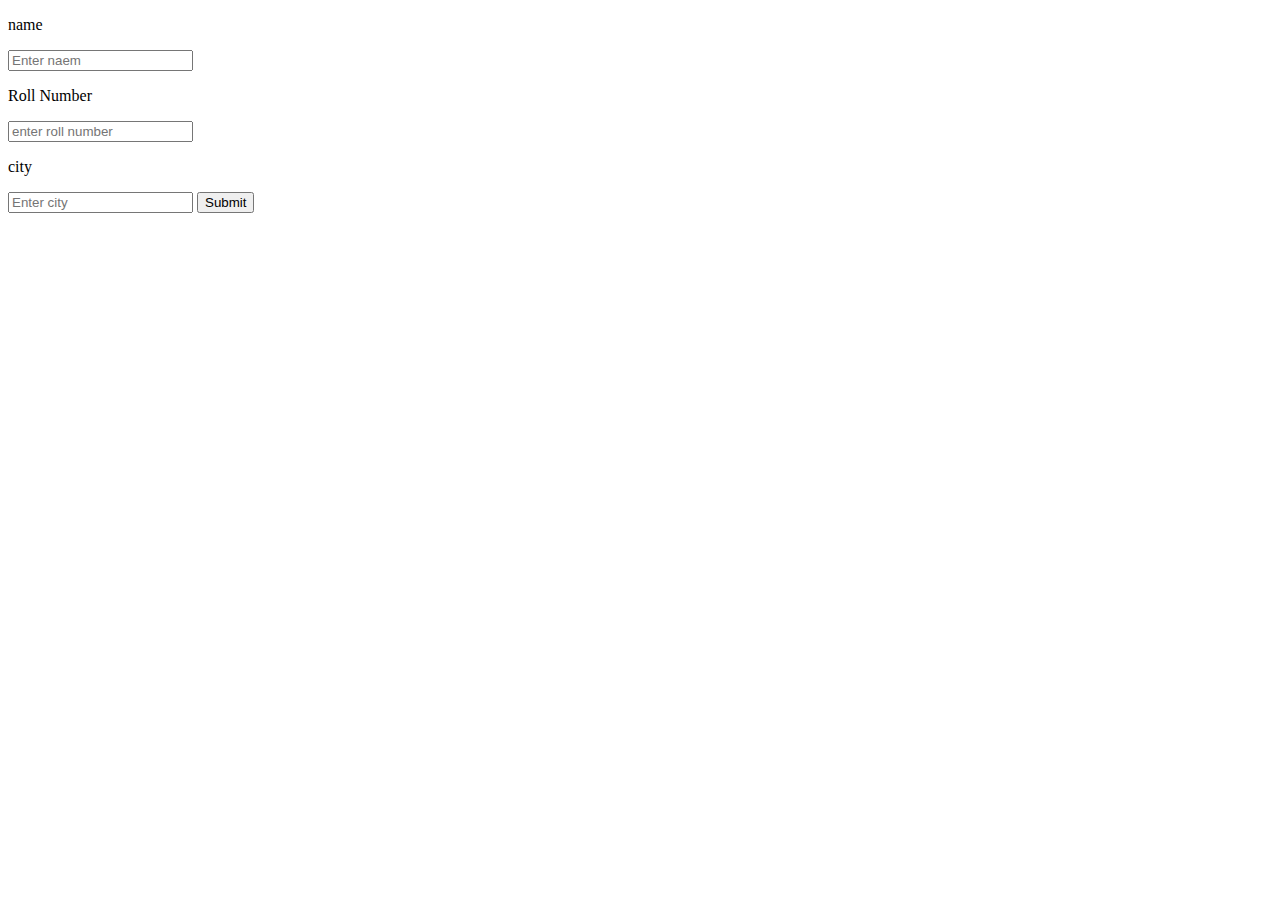
<file: index.html>
<!DOCTYPE html>
<html lang="en">
<head>
    <meta charset="UTF-8">
    <meta name="viewport" content="width=device-width, initial-scale=1.0">
    <title>Document</title>
</head>
<body>

    <div>
    </div>
    <form action="details.html">
        <p>name</p>
        <input type="text" name="name" placeholder="Enter naem" id="name">
        <p>Roll Number </p>
        <input type="text" name="num" id="number" placeholder="enter roll number">
        <p>city</p>        
        <input type="text" name="city" id="city" placeholder="Enter city">
        <button onclick="location.href = 'details.html';" type="submit" id="submit" >Submit</button>    
    </form>
</body>
</html>
<script src="student.js"></script>
</file>
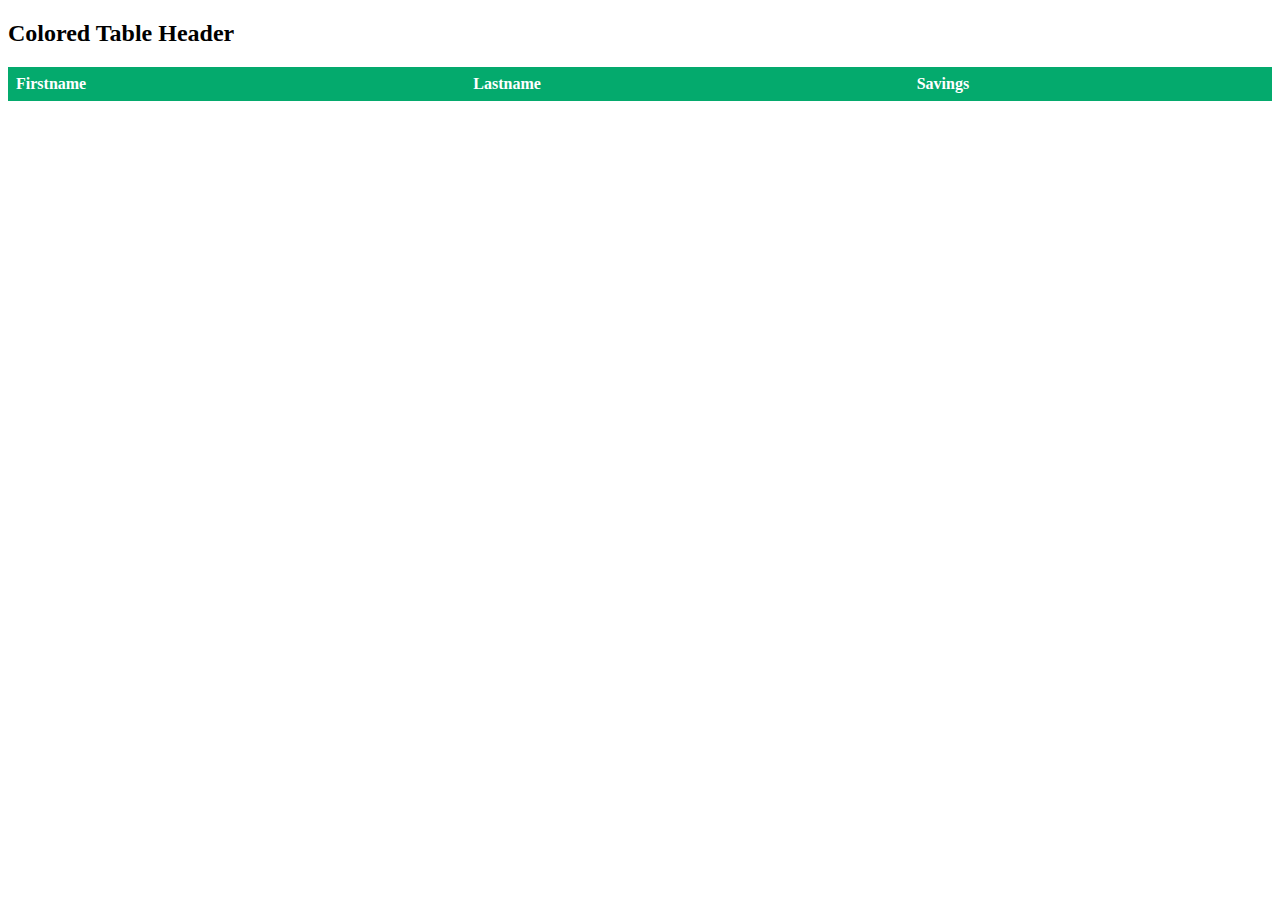
<file: details.html>
<!DOCTYPE html>
<html>
<head>
<style>
table {
  border-collapse: collapse;
  width: 100%;
}

th, td {
  text-align: left;
  padding: 8px;
}

tr:nth-child(even){background-color: #f2f2f2}

th {
  background-color: #04AA6D;
  color: white;
}
</style>
</head>
<body>

<h2>Colored Table Header</h2>

<table>
  <tr>
    <th>Firstname</th>
    <th>Lastname</th>
    <th>Savings</th>
  </tr>
  
</table>

</body>
</html>


<script src="details.js"></script>
</file>
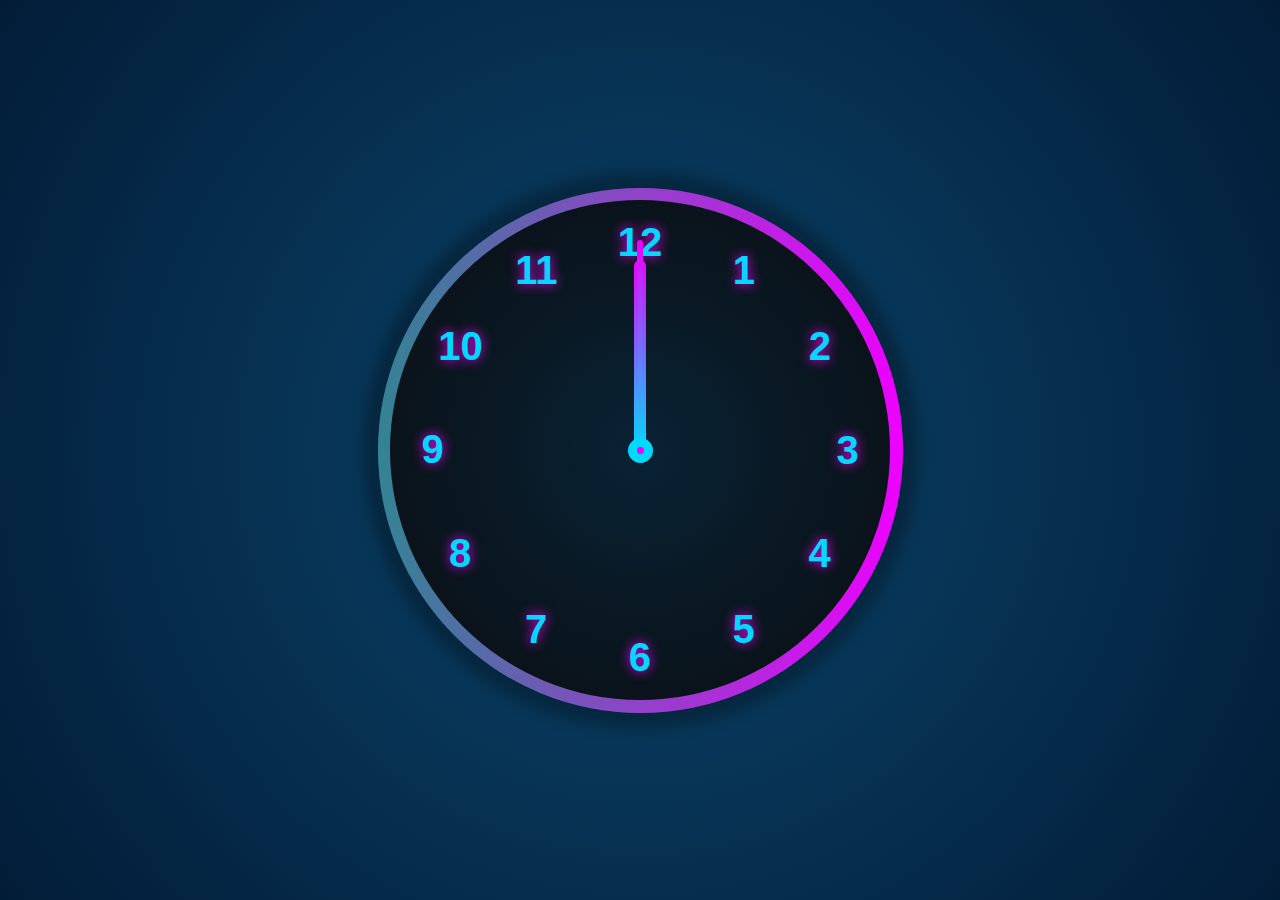
<file: analog-clock/clock.html>
<!DOCTYPE html>
<html lang="en">
<head>
    <meta charset="UTF-8">
    <meta name="viewport" content="width=device-width, initial-scale=1.0">
    <title>Document</title>
    <link rel="stylesheet" href="clock.css">

</head>
<body>
    <div class="clock">
        <div class="number" style="--n:1" ><b>1</b></div>
        <div class="number" style="--n:2"><b>2</b></div>
        <div class="number" style="--n:3"><b>3</b></div>
        <div class="number" style="--n:4"><b>4</b></div>
        <div class="number" style="--n:5"><b>5</b></div>
        <div class="number" style="--n:6"><b>6</b></div>
        <div class="number" style="--n:7"><b>7</b></div>
        <div class="number" style="--n:8"><b>8</b></div>
        <div class="number" style="--n:9"><b>9</b></div>
        <div class="number" style="--n:10"><b>10</b></div>
        <div class="number" style="--n:11"><b>11</b></div>
        <div class="number" style="--n:12"><b>12</b></div>
        <div class="hour-hand" id="hour-hand"></div>
        <div class="minut-hand" id="minute-hand"></div>
        <div class="second-hand" id="second-hand"></div>
        <div class="center-dot"  i></div>

</body>
</html>
<script src="clock.js"></script>
</file>
<file: analog-clock/clock.css>
*{
    margin: 0;
    padding: 0;
    box-sizing: border-box;
    font-family: 'Segoe UI', Tahoma, Geneva, Verdana, sans-serif;

}
body{
    display: flex;
    justify-content: center;
    align-items: center;
    height: 100vh;
    background: radial-gradient(circle , #0b456b, #021c37);
}
.clock{
    width: 500px;
    height: 500px;
    position: relative;
    /* background-color: lightgray; */
    border-radius: 50%;
    display: flex;
    justify-content: center;
    align-items: center;
    background: radial-gradient(circle , #082234, #0b0d10);

}
.clock::before{
    content: "";
    width: 525px;
    height: 525px;
    position: absolute;
    border-radius: 50%;
    background: linear-gradient(to right,#338493,#ee00ff);
    box-shadow: 0 0 15px 15px rgba(0 , 0, 0,0.3);
    z-index: -1;
}
.number{
    transform: rotate(calc(30deg * var(--n)));
    position: absolute;
    text-align: center;
    inset: 20px;
    font-size: 40px;
    color: #00d9ff;
    text-shadow: 0 0 12px #ee00ff;
}
.number b{
    transform: rotate(calc(-30deg * var(--n)));
    display: inline-block;

}
.center-dot{
    position: absolute;
    width: 25px;
    height: 25px;
    background-color: #ee00ff;
    border: 9px solid #00d9ff;
    border-radius: 50%;

}
.hour-hand , .minut-hand , .second-hand{
    position: absolute;
    left: 50%;
    bottom: 50%;
    --rotate: 0;
    transform: translate(-50%) rotate(calc(var(--rotate) * 1deg));
    transform-origin: bottom;
    border-radius: 30px 30px 0 0;
}
.hour-hand{
    width: 12px;
    height: 130px;
    background-color: black;
    background: linear-gradient(#00d9ff,#ee00ff);
}
.minut-hand{
    width: 12px;
    height: 190px;
    background: linear-gradient(to top ,#00d9ff,#ee00ff);
}
.second-hand{
    width: 6px;
    height: 210px;
    background: linear-gradient(to top,#00d9ff,#ee00ff);
}
</file>
